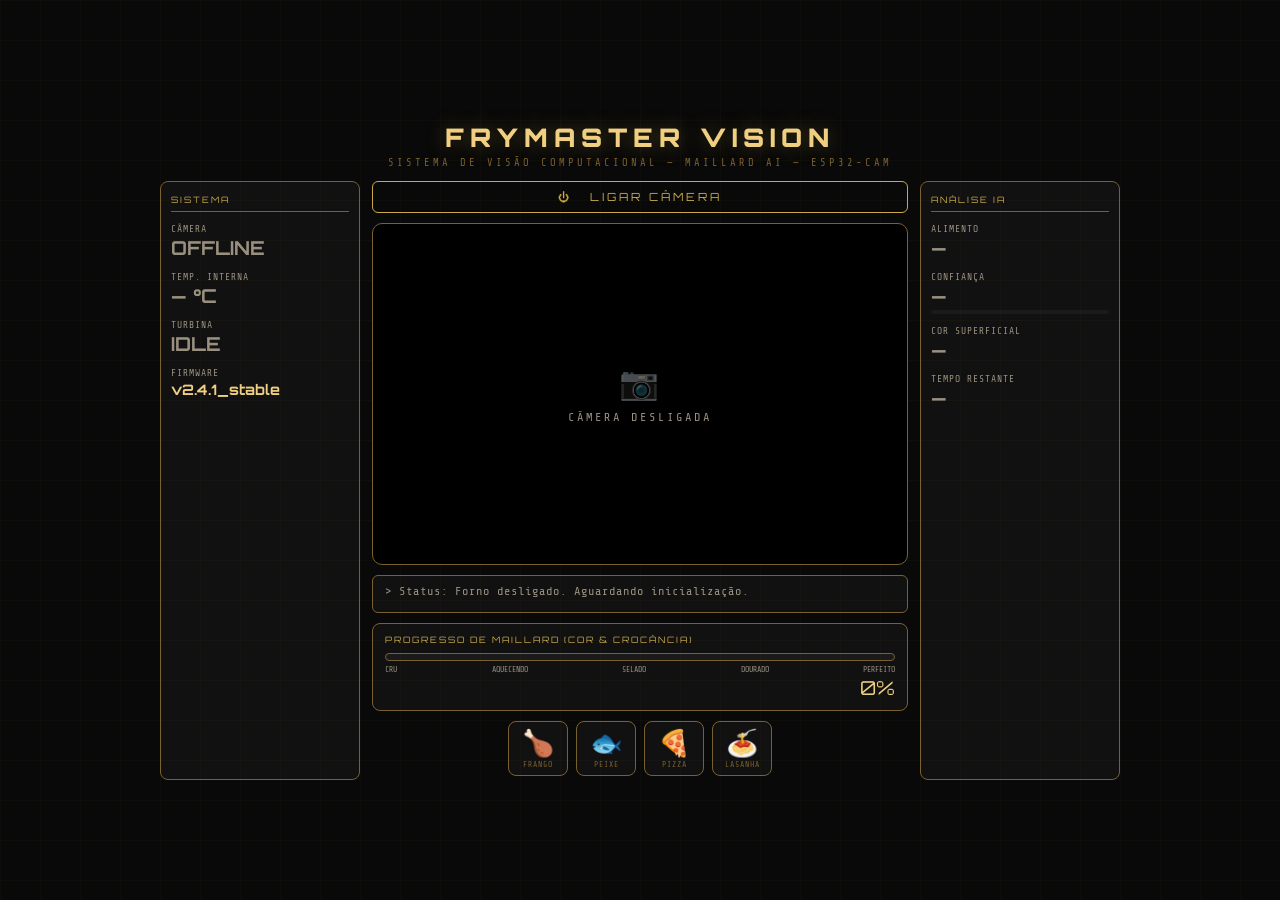
<file: camera-ia/index.html>
<!DOCTYPE html>
<html lang="pt-BR">

<head>
    <meta charset="UTF-8">
    <meta name="viewport" content="width=device-width, initial-scale=1.0">
    <title>FryMaster Vision</title>
    <link rel="stylesheet" href="style.css">
</head>

<body>
    <div class="header">
        <h1>FRYMASTER VISION</h1>
        <p>Sistema de Visão Computacional &mdash; Maillard AI &mdash; ESP32-CAM</p>
    </div>

    <div class="dashboard">

        <div class="side-panel">
            <div class="panel-title">Sistema</div>

            <div class="metric">
                <div class="metric-label">CÂMERA</div>
                <div class="metric-value off" id="m-cam">OFFLINE</div>
            </div>

            <div class="metric">
                <div class="metric-label">TEMP. INTERNA</div>
                <div class="metric-value off" id="m-temp">— °C</div>
            </div>

            <div class="metric">
                <div class="metric-label">TURBINA</div>
                <div class="metric-value off" id="m-turb">IDLE</div>
            </div>

            <div class="metric">
                <div class="metric-label">FIRMWARE</div>
                <div class="metric-value" style="font-size:.9rem;">v2.4.1_stable</div>
            </div>
        </div>

        <div class="center-col">
            <button id="btn-power">⏻ &nbsp; LIGAR CÂMERA</button>

            <div class="camera-zone" id="camera-zone">
                <div class="oven-bg"></div>
                <div class="scan-line"></div>
                <div class="cam-off-label">
                    <span class="icon">📷</span>
                    <span>CÂMERA DESLIGADA</span>
                </div>
            </div>

            <div class="status-box" id="status-box">
                &gt; Status: Forno desligado. Aguardando inicialização.
            </div>

            <div class="maillard-wrap">
                <div class="maillard-title">Progresso de Maillard (Cor &amp; Crocância)</div>
                <div class="bar-track">
                    <div class="bar-fill" id="bar-fill"></div>
                </div>
                <div class="bar-labels">
                    <span>CRU</span>
                    <span>AQUECENDO</span>
                    <span>SELADO</span>
                    <span>DOURADO</span>
                    <span>PERFEITO</span>
                </div>
                <div class="pct-display"><span id="pct-val">0</span>%</div>
            </div>

            <div class="process-controls" id="process-controls" style="display: none;">
                <button class="btn-pause" id="btn-pause" onclick="togglePause()">PAUSAR</button>
                <button class="btn-cancel" onclick="cancelProcessManually()">CANCELAR</button>
            </div>

            <div class="food-tray">
                <div class="food-item" draggable="true" data-name="Frango" data-time="10">
                    🍗<span class="tag">Frango</span>
                </div>
                <div class="food-item" draggable="true" data-name="Filé de Peixe" data-time="7">
                    🐟<span class="tag">Peixe</span>
                </div>
                <div class="food-item" draggable="true" data-name="Pizza" data-time="5">
                    🍕<span class="tag">Pizza</span>
                </div>
                <div class="food-item" draggable="true" data-name="Lasanha" data-time="9">
                    🍝<span class="tag">Lasanha</span>
                </div>
            </div>

        </div>

        <div class="side-panel">
            <div class="panel-title">Análise IA</div>

            <div class="metric">
                <div class="metric-label">ALIMENTO</div>
                <div class="metric-value off" id="m-food">—</div>
            </div>

            <div class="metric">
                <div class="metric-label">CONFIANÇA</div>
                <div class="metric-value off" id="m-conf">—</div>
                <div class="mini-bar-wrap">
                    <div class="mini-bar" id="conf-bar"></div>
                </div>
            </div>

            <div class="metric">
                <div class="metric-label">COR SUPERFICIAL</div>
                <div class="metric-value off" id="m-cor">—</div>
            </div>

            <div class="metric">
                <div class="metric-label">TEMPO RESTANTE</div>
                <div class="metric-value off" id="m-time">—</div>
            </div>
        </div>

    </div>

    <script src="script.js"></script>
</body>

</html>
</file>
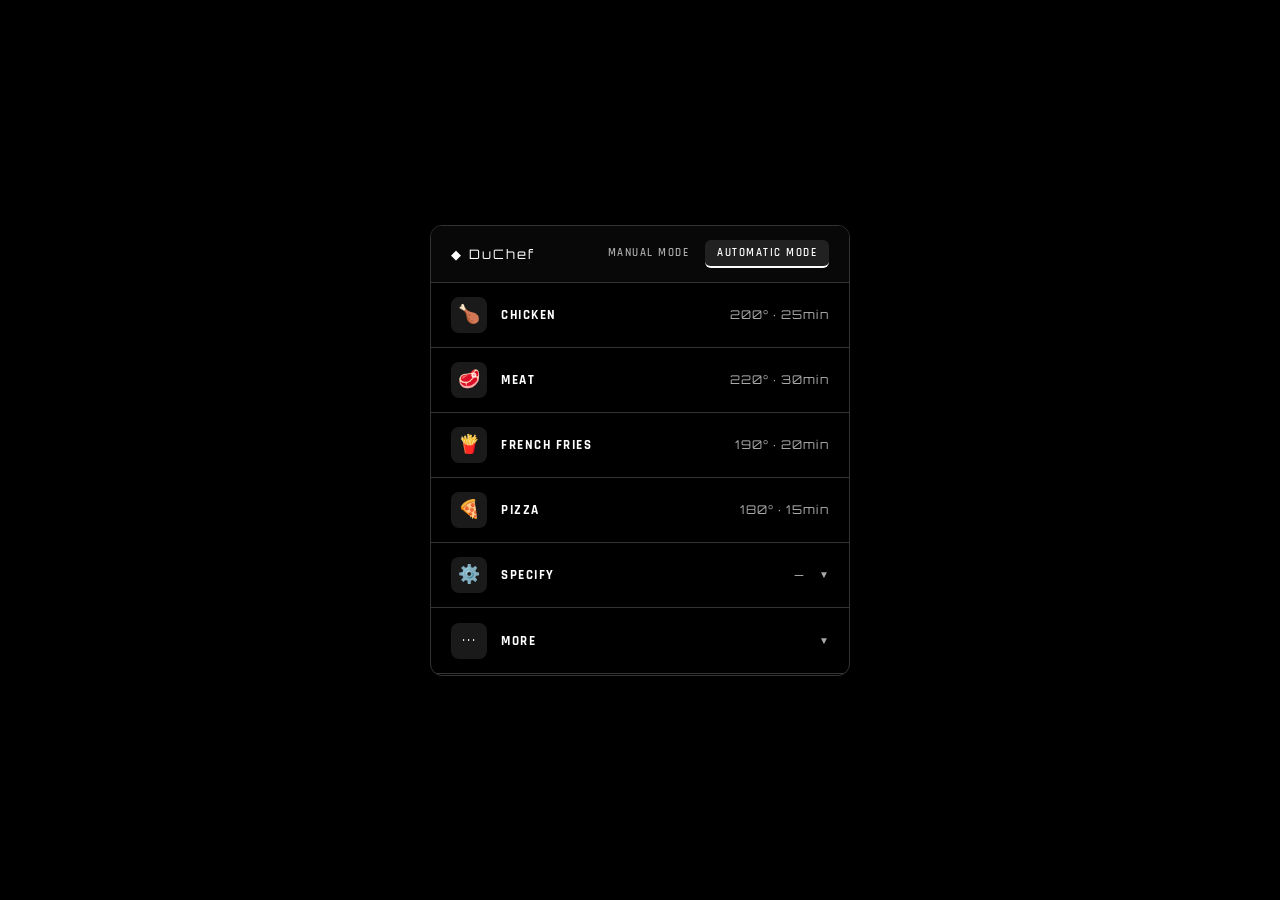
<file: painel-controle/index.html>
<!DOCTYPE html>
<html lang="pt-br">
<head>
    <meta charset="UTF-8">
    <meta name="viewport" content="width=device-width, initial-scale=1.0">
    <title>DuChef – Painel de Controle</title>
    <link href="https://fonts.googleapis.com/css2?family=Rajdhani:wght@300;400;600;700&family=Orbitron:wght@400;700;900&display=swap" rel="stylesheet">
    <link rel="stylesheet" href="style.css">
</head>
<body>

<div class="panel-container">
    <div class="panel-header">
        <span class="panel-brand">◆ DuChef</span>
        <div class="header-tabs">
            <div class="tab" onclick="switchTab('manual', event)">Manual Mode</div>
            <div class="tab active" onclick="switchTab('auto', event)">Automatic Mode</div>
        </div>
    </div>

    <div id="manual" class="screen">
        <div class="control-row">
            <div class="control-left">
                <span class="label">TIMER</span>
                <div class="display-value" id="timer-val">15:00</div>
            </div>
            <div class="controls">
                <button class="btn-circle" onclick="adjust('timer', -1)">−</button>
                <button class="btn-circle" onclick="adjust('timer', 1)">+</button>
            </div>
        </div>
        <div class="control-row">
            <div class="control-left">
                <span class="label">TEMP</span>
                <div class="display-value" id="temp-val">400°</div>
            </div>
            <div class="controls">
                <button class="btn-circle" onclick="adjust('temp', -10)">−</button>
                <button class="btn-circle" onclick="adjust('temp', 10)">+</button>
            </div>
        </div>
        <div class="panel-footer">
            <div class="golden-badge" onclick="toggleGolden(this)">GOLDEN</div>
            <button class="btn-start" onclick="toggleStart()">
                <span id="start-label">▶ INICIAR</span>
            </button>
        </div>
    </div>

    <div id="auto" class="screen active">

        <div class="menu-item" onclick="selectMode(this, 200, 25)">
            <div class="menu-icon">🍗</div>
            <span class="menu-text">CHICKEN</span>
            <span class="menu-detail">200° · 25min</span>
        </div>

        <div class="menu-item" onclick="selectMode(this, 220, 30)">
            <div class="menu-icon">🥩</div>
            <span class="menu-text">MEAT</span>
            <span class="menu-detail">220° · 30min</span>
        </div>

        <div class="menu-item" onclick="selectMode(this, 190, 20)">
            <div class="menu-icon">🍟</div>
            <span class="menu-text">FRENCH FRIES</span>
            <span class="menu-detail">190° · 20min</span>
        </div>

        <div class="menu-item" onclick="selectMode(this, 180, 15)">
            <div class="menu-icon">🍕</div>
            <span class="menu-text">PIZZA</span>
            <span class="menu-detail">180° · 15min</span>
        </div>

        <div class="menu-item" onclick="toggleSpecify(this)">
            <div class="menu-icon">⚙️</div>
            <span class="menu-text">SPECIFY</span>
            <span class="menu-detail" id="specify-summary">—</span>
            <span class="chevron" id="specify-chevron">▼</span>
        </div>

        <div class="specify-panel" id="specify-panel">
            <div class="specify-inner">
                <div class="specify-title">◆ Configuração personalizada</div>

                <div class="specify-row">
                    <span class="specify-label">TEMP</span>
                    <div class="specify-slider-wrap">
                        <input type="range" id="spec-temp" min="80" max="250" step="5" value="180"
                               oninput="updateSpecify()">
                    </div>
                    <span class="specify-val" id="spec-temp-val">180°</span>
                </div>

                <div class="specify-row">
                    <span class="specify-label">TEMPO</span>
                    <div class="specify-slider-wrap">
                        <input type="range" id="spec-time" min="1" max="60" step="1" value="20"
                               oninput="updateSpecify()">
                    </div>
                    <span class="specify-val" id="spec-time-val">20min</span>
                </div>

                <button class="btn-apply" onclick="applySpecify()">▶ APLICAR CONFIGURAÇÃO</button>
            </div>
        </div>

        <div class="menu-item" onclick="toggleMore(this)">
            <div class="menu-icon" style="font-size:12px;letter-spacing:2px;">•••</div>
            <span class="menu-text">MORE</span>
            <span class="menu-detail"></span>
            <span class="chevron" id="more-chevron">▼</span>
        </div>

        <div class="more-panel" id="more-panel">
            <div class="more-item" onclick="selectMode(this, 170, 18)">
                <div class="more-icon">🦐</div>
                <span class="more-text">SHRIMP</span>
                <span class="more-detail">170° · 18min</span>
            </div>
            <div class="more-item" onclick="selectMode(this, 185, 22)">
                <div class="more-icon">🐟</div>
                <span class="more-text">FISH</span>
                <span class="more-detail">185° · 22min</span>
            </div>
            <div class="more-item" onclick="selectMode(this, 200, 35)">
                <div class="more-icon">🥦</div>
                <span class="more-text">VEGETABLES</span>
                <span class="more-detail">200° · 35min</span>
            </div>
            <div class="more-item" onclick="selectMode(this, 160, 12)">
                <div class="more-icon">🧆</div>
                <span class="more-text">NUGGETS</span>
                <span class="more-detail">160° · 12min</span>
            </div>
            <div class="more-item" onclick="selectMode(this, 175, 14)">
                <div class="more-icon">🥐</div>
                <span class="more-text">CROISSANT</span>
                <span class="more-detail">175° · 14min</span>
            </div>
            <div class="more-item" onclick="selectMode(this, 210, 40)">
                <div class="more-icon">🍖</div>
                <span class="more-text">RIBS</span>
                <span class="more-detail">210° · 40min</span>
            </div>
            <div class="more-item" onclick="selectMode(this, 180, 25)">
                <div class="more-icon">🧀</div>
                <span class="more-text">CHEESE TOAST</span>
                <span class="more-detail">180° · 25min</span>
            </div>
            <div class="more-item" onclick="selectMode(this, 165, 30)">
                <div class="more-icon">🥓</div>
                <span class="more-text">BACON</span>
                <span class="more-detail">165° · 30min</span>
            </div>
        </div>

    </div>
</div>

<div class="toast" id="toast"></div>

<script src="script.js"></script>
</body>
</html>
</file>
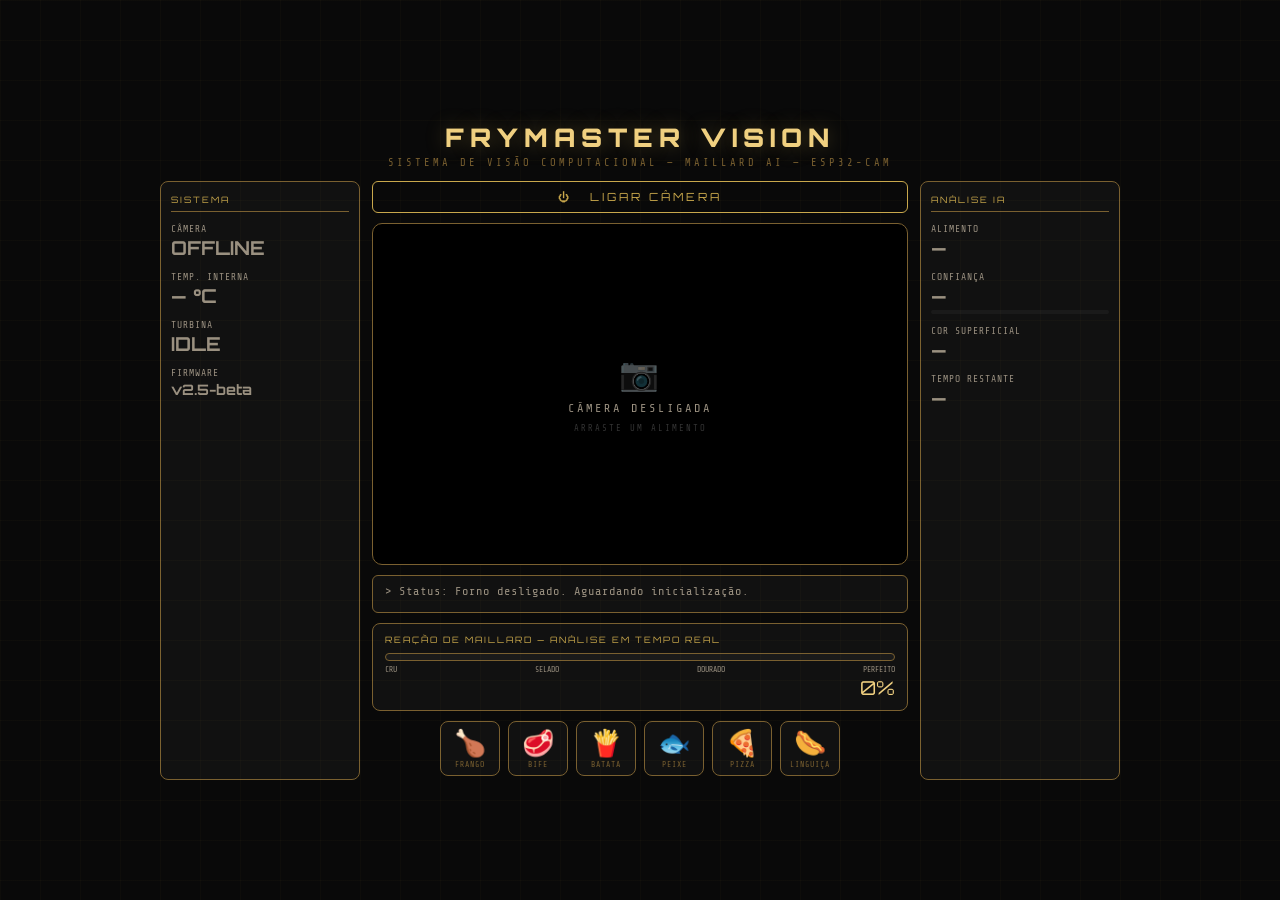
<file: camera-ia/index2.html>
<!DOCTYPE html>
<html lang="pt-BR">

<head>
    <meta charset="UTF-8">
    <meta name="viewport" content="width=device-width, initial-scale=1.0">
    <title>FryMaster Vision</title>
    <link rel="stylesheet" href="style.css">
</head>

<body>
    <div class="header">
        <h1>FRYMASTER VISION</h1>
        <p>Sistema de Visão Computacional &mdash; Maillard AI &mdash; ESP32-CAM</p>
    </div>

    <div class="dashboard">

        <div class="side-panel">
            <div class="panel-title">Sistema</div>

            <div class="metric">
                <div class="metric-label">CÂMERA</div>
                <div class="metric-value off" id="m-cam">OFFLINE</div>
            </div>

            <div class="metric">
                <div class="metric-label">TEMP. INTERNA</div>
                <div class="metric-value off" id="m-temp">— °C</div>
            </div>

            <div class="metric">
                <div class="metric-label">TURBINA</div>
                <div class="metric-value off" id="m-turb">IDLE</div>
            </div>

            <div class="metric">
                <div class="metric-label">FIRMWARE</div>
                <div class="metric-value" style="font-size:.9rem;color:var(--white-dim);">v2.5-beta</div>
            </div>
        </div>

        <div class="center-col">

            <button id="btn-power">⏻ &nbsp; LIGAR CÂMERA</button>

            <div class="camera-zone" id="camera-zone">
                <div class="oven-bg"></div>
                <div class="oven-wall"></div>
                <div class="lamp left"></div>
                <div class="lamp right"></div>
                <div class="cam-module"></div>

                <div class="corner tl"></div>
                <div class="corner tr"></div>
                <div class="corner bl"></div>
                <div class="corner br"></div>

                <div class="scan-line"></div>

                <div class="cam-off-label">
                    <span class="icon">📷</span>
                    <span>CÂMERA DESLIGADA</span>
                    <span style="font-size:.55rem;color:#333;letter-spacing:2px;">ARRASTE UM ALIMENTO</span>
                </div>
            </div>

            <div class="status-box" id="status-box">
                &gt; Status: Forno desligado. Aguardando inicialização.
            </div>

            <div class="maillard-wrap">
                <div class="maillard-title">Reação de Maillard — Análise em Tempo Real</div>
                <div class="bar-track">
                    <div class="bar-fill" id="bar-fill"></div>
                </div>
                <div class="bar-labels">
                    <span>CRU</span><span>SELADO</span><span>DOURADO</span><span>PERFEITO</span>
                </div>
                <div class="pct-display"><span id="pct-val">0</span>%</div>
            </div>

            <div class="food-tray">
                <div class="food-item" draggable="true" data-name="Frango" data-time="8">
                    🍗<span class="tag">Frango</span>
                </div>
                <div class="food-item" draggable="true" data-name="Bife" data-time="10">
                    🥩<span class="tag">Bife</span>
                </div>
                <div class="food-item" draggable="true" data-name="Batata Frita" data-time="6">
                    🍟<span class="tag">Batata</span>
                </div>
                <div class="food-item" draggable="true" data-name="Peixe" data-time="7">
                    🐟<span class="tag">Peixe</span>
                </div>
                <div class="food-item" draggable="true" data-name="Pizza" data-time="5">
                    🍕<span class="tag">Pizza</span>
                </div>
                <div class="food-item" draggable="true" data-name="Linguiça" data-time="9">
                    🌭<span class="tag">Linguiça</span>
                </div>
            </div>

        </div>

        <div class="side-panel">
            <div class="panel-title">Análise IA</div>

            <div class="metric">
                <div class="metric-label">ALIMENTO</div>
                <div class="metric-value off" id="m-food">—</div>
            </div>

            <div class="metric">
                <div class="metric-label">CONFIANÇA</div>
                <div class="metric-value off" id="m-conf">—</div>
                <div class="mini-bar-wrap">
                    <div class="mini-bar" id="conf-bar"></div>
                </div>
            </div>

            <div class="metric">
                <div class="metric-label">COR SUPERFICIAL</div>
                <div class="metric-value off" id="m-cor">—</div>
            </div>

            <div class="metric">
                <div class="metric-label">TEMPO RESTANTE</div>
                <div class="metric-value off" id="m-time">—</div>
            </div>
        </div>

    </div>

    <script src="script.js"></script>
</body>

</html>
</file>
<file: camera-ia/style.css>
@import url('https://fonts.googleapis.com/css2?family=Share+Tech+Mono&family=Orbitron:wght@400;700;900&display=swap');
:root {
    --black: #090909;
    --black-2: #111111;
    --black-3: #1a1a1a;
    --gold: #c9a84c;
    --gold-light: #f0d080;
    --gold-dim: #7a6030;
    --white: #f5f0e8;
    --white-dim: #9a9080;
    --glow: rgba(201, 168, 76, 0.35);
}

* {
    margin: 0;
    padding: 0;
    box-sizing: border-box;
}

body {
    background: var(--black);
    color: var(--white);
    font-family: 'Share Tech Mono', monospace;
    height: 100vh;
    overflow: hidden;
    display: flex;
    flex-direction: column;
    align-items: center;
    justify-content: center;
    padding: 10px 20px;
}


/* subtle grid background */

body::before {
    content: '';
    position: fixed;
    inset: 0;
    background-image: linear-gradient(rgba(201, 168, 76, .03) 1px, transparent 1px), linear-gradient(90deg, rgba(201, 168, 76, .03) 1px, transparent 1px);
    background-size: 40px 40px;
    pointer-events: none;
}


/* ── HEADER ── */

.header {
    text-align: center;
    margin-bottom: 12px;
}

.header h1 {
    font-family: 'Orbitron', sans-serif;
    font-size: 1.6rem;
    font-weight: 900;
    letter-spacing: 6px;
    color: var(--gold-light);
    text-shadow: 0 0 20px var(--glow);
}

.header p {
    font-size: .65rem;
    color: var(--gold-dim);
    letter-spacing: 3px;
    margin-top: 4px;
    text-transform: uppercase;
}


/* ── MAIN GRID ── */

.dashboard {
    display: grid;
    grid-template-columns: 200px 1fr 200px;
    gap: 12px;
    width: 100%;
    max-width: 960px;
    align-items: stretch;
}


/* ── SIDE PANELS ── */

.side-panel {
    background: var(--black-2);
    border: 1px solid var(--gold-dim);
    border-radius: 8px;
    padding: 12px 10px;
    display: flex;
    flex-direction: column;
    gap: 12px;
}

.panel-title {
    font-family: 'Orbitron', sans-serif;
    font-size: .55rem;
    letter-spacing: 2px;
    color: var(--gold);
    border-bottom: 1px solid var(--gold-dim);
    padding-bottom: 6px;
    text-transform: uppercase;
}


/* metric row */

.metric {
    display: flex;
    flex-direction: column;
    gap: 2px;
}

.metric-label {
    font-size: .6rem;
    color: var(--white-dim);
    letter-spacing: 1px;
}

.metric-value {
    font-family: 'Orbitron', sans-serif;
    font-size: 1.2rem;
    font-weight: 700;
    color: var(--gold-light);
}

.metric-value.ok {
    color: #7fff7f;
}

.metric-value.warn {
    color: var(--gold-light);
}

.metric-value.off {
    color: var(--white-dim);
}


/* mini bar */

.mini-bar-wrap {
    height: 4px;
    background: var(--black-3);
    border-radius: 2px;
    overflow: hidden;
}

.mini-bar {
    height: 100%;
    background: linear-gradient(90deg, var(--gold-dim), var(--gold-light));
    width: 0%;
    transition: width .5s ease;
}


/* ── CENTER COLUMN ── */

.center-col {
    display: flex;
    flex-direction: column;
    gap: 10px;
}


/* Power button */

#btn-power {
    font-family: 'Orbitron', sans-serif;
    font-size: .7rem;
    letter-spacing: 3px;
    padding: 8px 0;
    width: 100%;
    border: 1px solid var(--gold);
    background: transparent;
    color: var(--gold);
    border-radius: 6px;
    cursor: pointer;
    transition: .25s;
    text-transform: uppercase;
}

#btn-power:hover,
#btn-power.on {
    background: var(--gold);
    color: var(--black);
    box-shadow: 0 0 18px var(--glow);
}


/* ── CAMERA ZONE ── */

.camera-zone {
    width: 100%;
    height: 38vh;
    min-height: 180px;
    border: 1px solid var(--gold-dim);
    border-radius: 10px;
    position: relative;
    overflow: hidden;
    cursor: default;
    background: #000;
}

.camera-zone.active {
    background: #000 url('assets/camera-pov.png') center/cover no-repeat;
}

.oven-bg,
.oven-wall,
.lamp,
.cam-module,
.food-cooking {
    display: none !important;
}


/* INTERIOR OVEN BG */

.oven-bg {
    position: absolute;
    inset: 0;
    background: radial-gradient(ellipse 30% 60% at 8% 50%, rgba(255, 200, 80, .18) 0%, transparent 70%), radial-gradient(ellipse 30% 60% at 92% 50%, rgba(255, 200, 80, .14) 0%, transparent 70%), radial-gradient(ellipse 80% 40% at 50% 0%, rgba(180, 140, 60, .12) 0%, transparent 60%), linear-gradient(180deg, #2a2218 0%, #1e1a10 30%, #16130c 60%, #0e0c08 100%);
    opacity: 0;
    transition: opacity .6s ease;
}

.camera-zone.active .oven-bg {
    opacity: 1;
}

.oven-wall {
    position: absolute;
    inset: 0;
    opacity: 0;
    transition: opacity .6s ease;
    background-image: radial-gradient(circle, rgba(201, 168, 76, .18) 1.5px, transparent 1.5px);
    background-size: 18px 18px;
    background-position: 9px 9px;
}

.camera-zone.active .oven-wall {
    opacity: 1;
}

.lamp {
    position: absolute;
    top: 50%;
    transform: translateY(-50%);
    width: 14px;
    height: 50px;
    background: linear-gradient(180deg, #ffe070, #ffa020);
    border-radius: 3px;
    opacity: 0;
    transition: opacity .6s ease;
    box-shadow: 0 0 30px 10px rgba(255, 180, 40, .4);
}

.lamp.left {
    left: 14px;
}

.lamp.right {
    right: 14px;
}

.camera-zone.active .lamp {
    opacity: 0.85;
}

.cam-module {
    position: absolute;
    top: 10px;
    right: 12px;
    width: 40px;
    height: 30px;
    background: linear-gradient(135deg, #888 0%, #ccc 40%, #999 100%);
    border-radius: 4px;
    opacity: 0;
    transition: opacity .6s ease;
    display: flex;
    align-items: center;
    justify-content: center;
    box-shadow: inset 0 1px 3px rgba(255, 255, 255, .3), 0 2px 8px rgba(0, 0, 0, .6);
}

.cam-module::before {
    content: '';
    width: 14px;
    height: 14px;
    border-radius: 50%;
    background: radial-gradient(circle at 35% 35%, #2a2aff 0%, #000055 40%, #000 80%);
    box-shadow: 0 0 0 2px #555, 0 0 6px rgba(0, 80, 255, .5);
}

.cam-module::after {
    content: '';
    position: absolute;
    top: 4px;
    left: 4px;
    width: 4px;
    height: 4px;
    border-radius: 50%;
    background: #0f0;
    box-shadow: 0 0 4px #0f0;
    opacity: 0;
}

.camera-zone.active .cam-module {
    opacity: 1;
}

.camera-zone.active .cam-module::after {
    opacity: 1;
    animation: blink 1.4s ease-in-out infinite;
}

@keyframes blink {
    0%,
    100% {
        opacity: 1
    }
    50% {
        opacity: .2
    }
}

.food-cooking {
    position: absolute;
    font-size: 64px;
    top: 50%;
    left: 50%;
    transform: translate(-50%, -50%);
    filter: drop-shadow(0 0 20px rgba(201, 168, 76, .6));
    animation: sizzle 2s ease-in-out infinite;
}

@keyframes sizzle {
    0%,
    100% {
        transform: translate(-50%, -50%) scale(1);
    }
    50% {
        transform: translate(-50%, -52%) scale(1.04);
    }
}

.scan-line {
    position: absolute;
    width: 100%;
    height: 2px;
    background: linear-gradient(90deg, transparent, rgba(201, 168, 76, .7), transparent);
    top: 0;
    animation: scan 2.5s linear infinite;
    opacity: 0;
    transition: opacity .4s;
}

.camera-zone.active .scan-line {
    opacity: 1;
}

@keyframes scan {
    0% {
        top: 0
    }
    100% {
        top: 100%
    }
}

.corner {
    position: absolute;
    width: 14px;
    height: 14px;
    opacity: 0;
    transition: opacity .4s;
}

.corner.tl {
    top: 6px;
    left: 6px;
    border-top: 2px solid var(--gold);
    border-left: 2px solid var(--gold);
}

.corner.tr {
    top: 6px;
    right: 6px;
    border-top: 2px solid var(--gold);
    border-right: 2px solid var(--gold);
}

.corner.bl {
    bottom: 6px;
    left: 6px;
    border-bottom: 2px solid var(--gold);
    border-left: 2px solid var(--gold);
}

.corner.br {
    bottom: 6px;
    right: 6px;
    border-bottom: 2px solid var(--gold);
    border-right: 2px solid var(--gold);
}

.camera-zone.active .corner {
    opacity: 1;
}

.cam-off-label {
    position: absolute;
    inset: 0;
    display: flex;
    flex-direction: column;
    align-items: center;
    justify-content: center;
    gap: 8px;
    color: var(--white-dim);
    font-size: .75rem;
    letter-spacing: 3px;
    transition: opacity .4s;
}

.cam-off-label .icon {
    font-size: 2rem;
    opacity: .4;
}

.camera-zone.active .cam-off-label {
    opacity: 0;
    pointer-events: none;
}

.camera-zone.dragover {
    border-color: var(--gold-light);
    box-shadow: 0 0 20px var(--glow);
}


/* ── STATUS ── */

.status-box {
    font-size: .75rem;
    letter-spacing: 1px;
    padding: 8px 12px;
    border: 1px solid var(--gold-dim);
    border-radius: 6px;
    background: var(--black-2);
    color: var(--white-dim);
    min-height: 38px;
    transition: color .3s;
}


/* ── MAILLARD BAR ── */

.maillard-wrap {
    background: var(--black-2);
    border: 1px solid var(--gold-dim);
    border-radius: 8px;
    padding: 10px 12px;
}

.maillard-title {
    font-family: 'Orbitron', sans-serif;
    font-size: .55rem;
    letter-spacing: 2px;
    color: var(--gold);
    margin-bottom: 8px;
    text-transform: uppercase;
}

.bar-track {
    height: 8px;
    background: var(--black-3);
    border-radius: 4px;
    overflow: hidden;
    border: 1px solid var(--gold-dim);
}

.bar-fill {
    height: 100%;
    width: 0%;
    border-radius: 4px;
    background: linear-gradient(90deg, #3a2a00, #c9a84c, #f0d080);
    transition: width .4s ease;
    box-shadow: 0 0 8px var(--glow);
}

.bar-labels {
    display: flex;
    justify-content: space-between;
    font-size: .5rem;
    color: var(--white-dim);
    margin-top: 4px;
}

.pct-display {
    text-align: right;
    font-family: 'Orbitron', sans-serif;
    font-size: 1.2rem;
    color: var(--gold-light);
    margin-top: 2px;
}


/* ── FOOD TRAY ── */

.food-tray {
    display: flex;
    justify-content: center;
    gap: 8px;
    overflow-x: auto;
    padding-bottom: 4px;
    scrollbar-width: none;
}

.food-tray::-webkit-scrollbar {
    display: none;
}

.food-item {
    font-size: 26px;
    cursor: grab;
    user-select: none;
    padding: 6px;
    border: 1px solid var(--gold-dim);
    border-radius: 8px;
    background: var(--black-2);
    transition: .2s;
    display: flex;
    flex-direction: column;
    align-items: center;
    gap: 2px;
    min-width: 60px;
    flex-shrink: 0;
}

.food-item:active {
    cursor: grabbing;
}

.food-item:hover {
    border-color: var(--gold);
    box-shadow: 0 0 12px var(--glow);
    transform: translateY(-2px);
}

.food-item span.tag {
    font-size: .5rem;
    color: var(--gold-dim);
    letter-spacing: 1px;
    text-transform: uppercase;
}


/* ── UPGRADES VISUAIS (DAFT PUNK EDITION) ── */


/* Transição suave para todas as métricas */

.metric-value {
    transition: color 0.3s ease;
}


/* Pulso verde na câmera quando o alimento está pronto */

@keyframes pulse-ready {
    0%,
    100% {
        box-shadow: inset 0 0 20px rgba(127, 255, 127, 0.2), 0 0 10px rgba(127, 255, 127, 0.4);
        border-color: #7fff7f;
    }
    50% {
        box-shadow: inset 0 0 40px rgba(127, 255, 127, 0.4), 0 0 25px rgba(127, 255, 127, 0.8);
        border-color: #fff;
    }
}

.camera-zone.ready {
    animation: pulse-ready 1.5s ease-in-out infinite;
}

.camera-zone.ready .oven-bg {
    background: radial-gradient(ellipse 50% 50% at 50% 50%, rgba(127, 255, 127, 0.15) 0%, transparent 80%),
                linear-gradient(180deg, #182a18 0%, #101e10 30%, #0c160c 60%, #080e08 100%);
}

/* ── CONTROLES DE AÇÃO (PAUSAR / CANCELAR) ── */
.process-controls {
    display: flex;
    gap: 12px;
    margin-bottom: 15px;
    width: 100%;
}

.process-controls button {
    flex: 1;
    padding: 12px;
    font-family: 'Orbitron', sans-serif;
    font-size: 14px;
    font-weight: 700;
    letter-spacing: 1px;
    border-radius: 6px;
    cursor: pointer;
    transition: all 0.3s ease;
}

.btn-pause {
    background: var(--black-2);
    color: var(--gold-light);
    border: 1px solid var(--gold);
}

.btn-pause:hover {
    background: rgba(201, 168, 76, 0.1);
    box-shadow: 0 0 10px var(--glow);
}

.btn-pause.paused-state {
    background: var(--gold);
    color: var(--black);
    animation: pulse-pause 1.5s infinite;
}

.btn-cancel {
    background: transparent;
    color: #ff4444;
    border: 1px solid #ff4444;
}

.btn-cancel:hover {
    background: rgba(255, 68, 68, 0.1);
    box-shadow: 0 0 10px rgba(255, 68, 68, 0.3);
}

@keyframes pulse-pause {
    0% { opacity: 1; }
    50% { opacity: 0.6; }
    100% { opacity: 1; }
}
</file>
<file: painel-controle/style.css>
*, *::before, *::after { box-sizing: border-box; margin: 0; padding: 0; }

:root {
    --bg: #000000; /* Fundo geral da página BRANCO */
    --panel-bg: #000000; /* Fundo do painel PRETO */
    --panel-border: #333333; /* Bordas cinza escuro para separar os elementos */
    --accent: #ffffff; /* Cor de destaque (substituindo o laranja) BRANCA */
    --accent2: #cccccc; /* Branco um pouco mais escuro para efeitos de hover */
    --text: #ffffff; /* Textos principais em BRANCO */
    --muted: #aaaaaa; /* Textos secundários em cinza claro */
    --item-bg: #1a1a1a; /* Fundo dos botões redondos e ícones */
    --item-hover: #2a2a2a; /* Fundo ao passar o mouse */
    --selected: #1a1a1a; /* Fundo do item selecionado */
    --selected-border: #ffffff; /* Borda do item selecionado */
}

body {
    font-family: 'Rajdhani', sans-serif;
    background: var(--bg);
    color: var(--text);
    min-height: 100vh;
    display: flex;
    align-items: center;
    justify-content: center;
    padding: 20px;
}

/* ── PANEL ── */
.panel-container {
    width: 420px;
    background: var(--panel-bg);
    border: 1px solid var(--panel-border);
    border-radius: 12px;
    overflow: hidden;
    /* Shadow suave para dar profundidade sobre o fundo branco */
    box-shadow: 0 10px 40px rgba(0, 0, 0, 0.15);
}

.panel-header {
    display: flex;
    align-items: center;
    justify-content: space-between;
    padding: 14px 20px;
    border-bottom: 1px solid var(--panel-border);
    background: #080808; /* Um preto ligeiramente diferente para o cabeçalho */
}

.panel-brand {
    font-family: 'Orbitron', sans-serif;
    font-size: 13px;
    color: var(--accent);
    letter-spacing: 2px;
}

.header-tabs { display: flex; gap: 4px; }

.tab {
    font-family: 'Rajdhani', sans-serif;
    font-size: 11px;
    font-weight: 600;
    letter-spacing: 1.5px;
    text-transform: uppercase;
    padding: 6px 12px;
    border-radius: 6px;
    cursor: pointer;
    color: var(--muted);
    transition: all 0.2s;
}

.tab.active {
    color: var(--accent);
    background: rgba(255,255,255,0.1);
    border-bottom: 2px solid var(--accent);
}

.tab:hover:not(.active) { color: var(--text); }

/* ── SCREENS ── */
.screen { display: none; }
.screen.active { display: block; }

/* ── MANUAL ── */
.control-row {
    display: flex;
    align-items: center;
    justify-content: space-between;
    padding: 18px 24px;
    border-bottom: 1px solid var(--panel-border);
}

.control-left { display: flex; flex-direction: column; gap: 4px; }
.label { font-size: 11px; letter-spacing: 2px; color: var(--muted); }
.display-value { font-family: 'Orbitron', sans-serif; font-size: 28px; color: var(--accent); }
.controls { display: flex; gap: 10px; }

.btn-circle {
    width: 36px; height: 36px;
    border-radius: 50%;
    border: 1px solid var(--panel-border);
    background: var(--item-bg);
    color: var(--text);
    font-size: 20px;
    cursor: pointer;
    transition: all 0.15s;
    display: flex; align-items: center; justify-content: center;
}
.btn-circle:hover { border-color: var(--accent); color: var(--accent); }

.panel-footer {
    display: flex;
    align-items: center;
    justify-content: space-between;
    padding: 18px 24px;
}

.golden-badge {
    font-family: 'Orbitron', sans-serif;
    font-size: 10px;
    letter-spacing: 3px;
    color: var(--accent);
    border: 1px solid var(--accent);
    padding: 4px 10px;
    border-radius: 4px;
    cursor: pointer;
    transition: all 0.2s;
}

.golden-badge.active {
    background: var(--accent);
    color: #000000; /* Texto preto quando ativo para dar contraste */
    box-shadow: 0 0 10px rgba(255,255,255,0.3);
}

.btn-start {
    background: var(--accent);
    color: #000000; /* Texto preto para contrastar com o botão branco */
    font-family: 'Orbitron', sans-serif;
    font-size: 12px;
    font-weight: 700;
    letter-spacing: 2px;
    padding: 10px 24px;
    border: none;
    border-radius: 6px;
    cursor: pointer;
    transition: all 0.2s;
}
.btn-start:hover { background: var(--accent2); transform: scale(1.02); }
.btn-start.running { background: #cc3333; color: white; }

/* ── AUTO MENU ITEMS ── */
.menu-item {
    display: flex;
    align-items: center;
    gap: 14px;
    padding: 14px 20px;
    border-bottom: 1px solid var(--panel-border);
    cursor: pointer;
    transition: background 0.15s;
}
.menu-item:last-child { border-bottom: none; }
.menu-item:hover { background: var(--item-hover); }
.menu-item.selected {
    background: var(--selected);
    border-left: 3px solid var(--selected-border);
}

.menu-icon {
    width: 36px; height: 36px;
    background: var(--item-bg);
    border-radius: 8px;
    display: flex; align-items: center; justify-content: center;
    font-size: 18px;
    flex-shrink: 0;
}

.menu-text {
    flex: 1;
    font-weight: 700;
    letter-spacing: 1.5px;
    font-size: 13px;
}

.menu-detail {
    font-size: 12px;
    color: var(--muted);
    font-family: 'Orbitron', sans-serif;
    letter-spacing: 1px;
}

/* ── SPECIFY PANEL ── */
.specify-panel {
    overflow: hidden;
    max-height: 0;
    transition: max-height 0.4s ease, opacity 0.3s ease;
    opacity: 0;
    background: #080808;
    border-bottom: 1px solid var(--panel-border);
}
.specify-panel.open { max-height: 300px; opacity: 1; }

.specify-inner { padding: 18px 20px; }

.specify-title {
    font-size: 10px;
    letter-spacing: 2px;
    color: var(--muted);
    margin-bottom: 14px;
    text-transform: uppercase;
}

.specify-row {
    display: flex;
    align-items: center;
    justify-content: space-between;
    margin-bottom: 14px;
}

.specify-label {
    font-size: 12px;
    letter-spacing: 1.5px;
    color: var(--text);
    font-weight: 600;
    width: 80px;
}

.specify-slider-wrap { flex: 1; margin: 0 14px; }

input[type=range] {
    -webkit-appearance: none;
    width: 100%;
    height: 4px;
    background: var(--panel-border);
    border-radius: 2px;
    outline: none;
}
input[type=range]::-webkit-slider-thumb {
    -webkit-appearance: none;
    width: 16px; height: 16px;
    border-radius: 50%;
    background: var(--accent);
    cursor: pointer;
    box-shadow: 0 0 6px rgba(255,255,255,0.2);
}

.specify-val {
    font-family: 'Orbitron', sans-serif;
    font-size: 13px;
    color: var(--accent);
    width: 56px;
    text-align: right;
}

.btn-apply {
    width: 100%;
    background: transparent;
    border: 1px solid var(--accent);
    color: var(--accent);
    font-family: 'Orbitron', sans-serif;
    font-size: 11px;
    letter-spacing: 2px;
    padding: 9px;
    border-radius: 6px;
    cursor: pointer;
    transition: all 0.2s;
    margin-top: 4px;
}
.btn-apply:hover { background: var(--accent); color: #000000; }

/* ── MORE PANEL ── */
.more-panel {
    overflow: hidden;
    max-height: 0;
    transition: max-height 0.4s ease, opacity 0.3s ease;
    opacity: 0;
    border-bottom: 1px solid var(--panel-border);
}
.more-panel.open { max-height: 500px; opacity: 1; }

.more-item {
    display: flex;
    align-items: center;
    gap: 14px;
    padding: 12px 20px;
    border-bottom: 1px solid var(--panel-border);
    cursor: pointer;
    transition: background 0.15s;
    background: #080808;
}
.more-item:last-child { border-bottom: none; }
.more-item:hover { background: var(--item-hover); }
.more-item.selected {
    background: var(--selected);
    border-left: 3px solid var(--selected-border);
}

.more-icon {
    width: 34px; height: 34px;
    background: var(--item-bg);
    border-radius: 8px;
    display: flex; align-items: center; justify-content: center;
    font-size: 16px;
    flex-shrink: 0;
}

.more-text { flex: 1; font-weight: 700; letter-spacing: 1.5px; font-size: 12px; }
.more-detail { font-size: 11px; color: var(--muted); font-family: 'Orbitron', sans-serif; letter-spacing: 1px; }

/* ── CHEVRON ── */
.chevron {
    font-size: 10px;
    color: var(--muted);
    transition: transform 0.3s;
}
.chevron.open { transform: rotate(180deg); color: var(--accent); }

/* ── TOAST ── */
.toast {
    position: fixed;
    bottom: 24px;
    left: 50%;
    transform: translateX(-50%) translateY(60px);
    background: var(--accent);
    color: #000000; /* Texto preto para contrastar com o fundo branco do toast */
    font-family: 'Orbitron', sans-serif;
    font-size: 11px;
    letter-spacing: 1.5px;
    padding: 10px 22px;
    border-radius: 20px;
    opacity: 0;
    transition: all 0.3s;
    pointer-events: none;
    z-index: 100;
}
.toast.show { opacity: 1; transform: translateX(-50%) translateY(0); }
</file>
